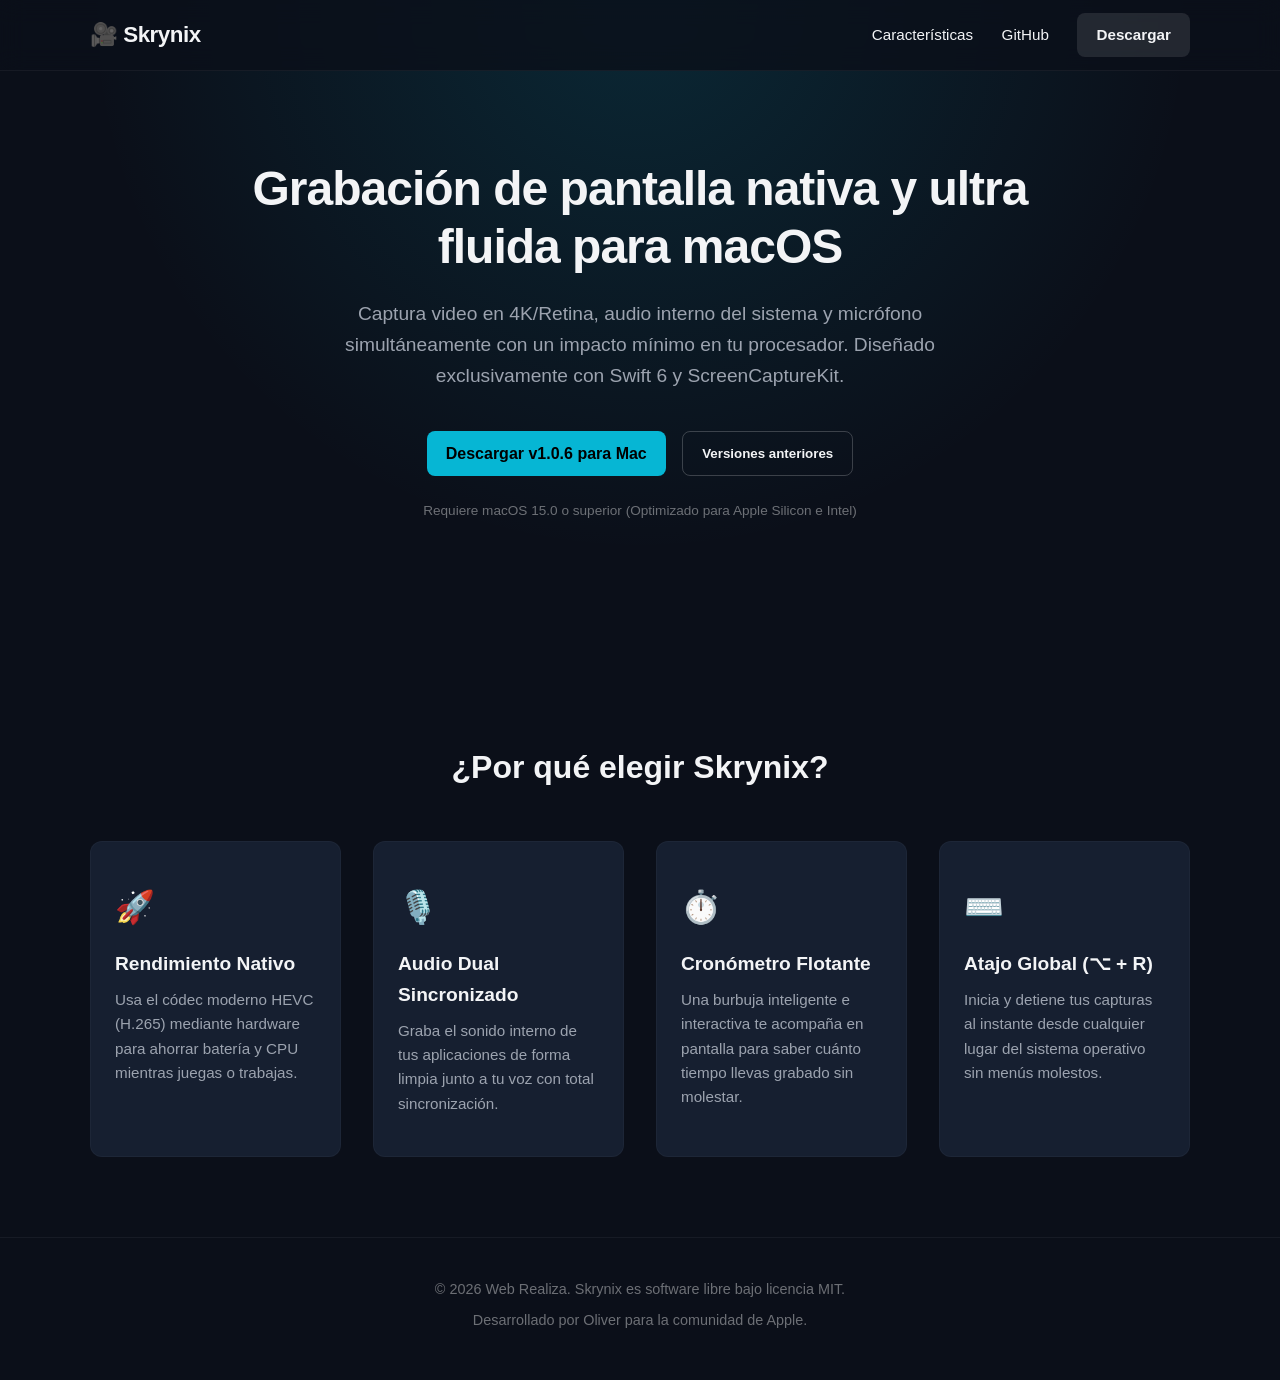
<file: index.html>
<!DOCTYPE html>
<html lang="es">
<head>
    <meta charset="UTF-8">
    <meta name="viewport" content="width=device-width, initial-scale=1.0">
    <title>Skrynix - Studio Edition for macOS</title>
    <link rel="shortcut icon" href="/favicon.ico" type="image/x-icon">
    <link rel="icon" type="image/png" sizes="16x16" href="/favicon-16x16.png">
    <link rel="icon" type="image/png" sizes="32x32" href="/favicon-32x32.png">
    <link rel="apple-touch-icon" sizes="180x180" href="/apple-touch-icon.png">
    <link rel="manifest" href="/site.webmanifest">
    <link rel="stylesheet" href="style.css">
</head>
<body>

    <header>
        <div class="container navbar">
            <div class="logo">
                <span class="logo-icon">🎥</span> Skrynix
            </div>
            <nav>
                <a href="#features">Características</a>
                <a href="https://github.com/weblocalstudio/Skrynix" target="_blank">GitHub</a>
                <a href="https://github.com/weblocalstudio/Skrynix/releases" class="btn-secondary">Descargar</a>
            </nav>
        </div>
    </header>

    <section class="hero">
        <div class="container hero-content">
            <h1>Grabación de pantalla nativa y ultra fluida para macOS</h1>
            <p>Captura video en 4K/Retina, audio interno del sistema y micrófono simultáneamente con un impacto mínimo en tu procesador. Diseñado exclusivamente con Swift 6 y ScreenCaptureKit.</p>
            
            <div class="hero-buttons">
                <a id="btn-main-download" href="https://github.com/weblocalstudio/Skrynix/releases/" class="btn-primary">Cargando última versión...</a>
                <button id="btn-toggle-history" class="btn-outline" onclick="toggleHistory()">Versiones anteriores</button>
            </div>
            <p class="system-req">Requiere macOS 15.0 o superior (Optimizado para Apple Silicon e Intel)</p>

            <div id="history-box" class="history-section">
                <h3 class="history-title">Historial de Versiones</h3>
                <div id="history-content">
                    <p style="color: var(--text-muted); font-size: 0.9rem;">Cargando historial...</p>
                </div>
            </div>
        </div>
    </section>

    <section id="features" class="features">
        <div class="container">
            <h2>¿Por qué elegir Skrynix?</h2>
            <div class="features-grid">
                <div class="feature-card">
                    <div class="feature-icon">🚀</div>
                    <h3>Rendimiento Nativo</h3>
                    <p>Usa el códec moderno HEVC (H.265) mediante hardware para ahorrar batería y CPU mientras juegas o trabajas.</p>
                </div>
                <div class="feature-card">
                    <div class="feature-icon">🎙️</div>
                    <h3>Audio Dual Sincronizado</h3>
                    <p>Graba el sonido interno de tus aplicaciones de forma limpia junto a tu voz con total sincronización.</p>
                </div>
                <div class="feature-card">
                    <div class="feature-icon">⏱️</div>
                    <h3>Cronómetro Flotante</h3>
                    <p>Una burbuja inteligente e interactiva te acompaña en pantalla para saber cuánto tiempo llevas grabado sin molestar.</p>
                </div>
                <div class="feature-card">
                    <div class="feature-icon">⌨️</div>
                    <h3>Atajo Global (⌥ + R)</h3>
                    <p>Inicia y detiene tus capturas al instante desde cualquier lugar del sistema operativo sin menús molestos.</p>
                </div>
            </div>
        </div>
    </section>

    <footer>
        <div class="container footer-content">
            <p>&copy; 2026 Web Realiza. Skrynix es software libre bajo licencia MIT.</p>
            <p>Desarrollado por Oliver para la comunidad de Apple.</p>
        </div>
    </footer>

    <script>
        const jsonUrl = "novedades.json";

        document.addEventListener("DOMContentLoaded", () => {
            fetch(jsonUrl)
                .then(response => response.json())
                .then(data => {
                    if (data && data.length > 0) {
                        // 1. Configurar botón principal (v1.0.3)
                        const ultimaVersion = data[0];
                        const btnDownload = document.getElementById("btn-main-download");
                        btnDownload.href = ultimaVersion.url_descarga;
                        btnDownload.innerText = `Descargar v${ultimaVersion.version} para Mac`;

                        // 2. Construir el contenedor secundario con el resto de versiones
                        const historyContent = document.getElementById("history-content");
                        const versionesAnteriores = data.slice(1);

                        if (versionesAnteriores.length === 0) {
                            historyContent.innerHTML = "<p style='color: var(--text-muted); font-size: 0.9rem;'>No hay versiones anteriores disponibles.</p>";
                            return;
                        }

                        let htmlAcumulado = "";
                        versionesAnteriores.forEach(v => {
                            // Validar que existan novedades y procesarlas limpiamente
                            let novedadesHtml = "";
                            if (v.novedades && Array.isArray(v.novedades)) {
                                novedadesHtml = v.novedades.map(item => `<li>• ${item}</li>`).join("");
                            }

                            htmlAcumulado += `
                                <div class="version-item">
                                    <div class="version-header">
                                        <span class="version-badge">v${v.version}</span>
                                        <span class="version-date">${v.fecha}</span>
                                    </div>
                                    <ul class="version-list">
                                        ${novedadesHtml}
                                    </ul>
                                    <a href="${v.url_descarga}" class="btn-secondary" style="font-size: 0.8rem; padding: 0.4rem 0.8rem;">Descargar .DMG</a>
                                </div>
                            `;
                        });
                        historyContent.innerHTML = htmlAcumulado;
                    }
                })
                .catch(err => {
                    console.error("Error cargando el JSON de novedades:", err);
                    document.getElementById("btn-main-download").innerText = "Descargar para Mac";
                    document.getElementById("history-content").innerHTML = "<p style='color: var(--text-muted); font-size: 0.9rem;'>No se pudo cargar el historial en este momento.</p>";
                });
        });

        function toggleHistory() {
            const box = document.getElementById("history-box");
            if (box.style.display === "block") {
                box.style.display = "none";
            } else {
                box.style.display = "block";
                setTimeout(() => box.scrollIntoView({ behavior: 'smooth', block: 'nearest' }), 50);
            }
        }
    </script>
</body>
</html>
</file>
<file: style.css>
/* Variables de diseño */
:root {
    --bg-color: #0b0f19;
    --card-bg: #161f30;
    --text-main: #f3f4f6;
    --text-muted: #9ca3af;
    --accent: #06b6d4; /* Cian Skrynix */
    --accent-hover: #0891b2;
    --font-stack: -apple-system, BlinkMacSystemFont, "Segoe UI", Roboto, Helvetica, Arial, sans-serif;
}

/* Reset básico */
* {
    margin: 0;
    padding: 0;
    box-sizing: border-box;
}

html {
    scroll-behavior: smooth;
}

body {
    background-color: var(--bg-color);
    color: var(--text-main);
    font-family: var(--font-stack);
    line-height: 1.6;
    overflow-x: hidden;
}

.container {
    width: 90%;
    max-width: 1100px;
    margin: 0 auto;
}

/* Navbar / Header */
header {
    background-color: rgba(11, 15, 25, 0.8);
    backdrop-filter: blur(12px);
    -webkit-backdrop-filter: blur(12px);
    position: fixed;
    top: 0;
    left: 0;
    width: 100%;
    z-index: 1000;
    border-bottom: 1px solid rgba(255, 255, 255, 0.05);
}

.navbar {
    display: flex;
    justify-content: space-between;
    align-items: center;
    height: 70px;
}

.logo {
    font-size: 1.4rem;
    font-weight: 700;
    letter-spacing: -0.5px;
}

nav a {
    color: var(--text-main);
    text-decoration: none;
    margin-left: 1.5rem;
    font-size: 0.95rem;
    transition: color 0.2s;
}

nav a:hover {
    color: var(--accent);
}

/* Botones */
.btn-primary, .btn-secondary, .btn-outline {
    display: inline-block;
    padding: 0.6rem 1.2rem;
    border-radius: 8px;
    font-weight: 600;
    text-decoration: none;
    transition: all 0.2s ease;
    cursor: pointer;
}

.btn-primary {
    background-color: var(--accent);
    color: #000;
    border: none;
}

.btn-primary:hover {
    background-color: var(--accent-hover);
    transform: translateY(-1px);
}

.btn-secondary {
    background-color: rgba(255, 255, 255, 0.1);
    color: var(--text-main) !important;
}

.btn-secondary:hover {
    background-color: rgba(255, 255, 255, 0.2);
}

.btn-outline {
    background: transparent;
    border: 1px solid rgba(255, 255, 255, 0.2);
    color: var(--text-main);
}

.btn-outline:hover {
    background-color: rgba(255, 255, 255, 0.05);
    border-color: var(--accent);
}

/* Sección Hero */
.hero {
    padding: 160px 0 100px 0;
    text-align: center;
    background: radial-gradient(circle at top, rgba(6, 182, 212, 0.15) 0%, transparent 60%);
}

.hero-content h1 {
    font-size: 3rem;
    font-weight: 800;
    line-height: 1.2;
    letter-spacing: -1px;
    max-width: 800px;
    margin: 0 auto 1.5rem auto;
}

.hero-content p {
    font-size: 1.2rem;
    color: var(--text-muted);
    max-width: 650px;
    margin: 0 auto 2.5rem auto;
}

.hero-buttons {
    display: flex;
    justify-content: center;
    gap: 1rem;
    margin-bottom: 1.5rem;
}

.system-req {
    font-size: 0.85rem !important;
    color: rgba(255, 255, 255, 0.4) !important;
}

/* Contenedor de Historial */
.history-section {
    display: none;
    max-width: 600px;
    margin: 3rem auto 0 auto;
    text-align: left;
    background-color: var(--card-bg);
    padding: 2rem;
    border-radius: 12px;
    border: 1px solid rgba(255, 255, 255, 0.05);
}

.history-title {
    font-size: 1.4rem;
    font-weight: 700;
    margin-bottom: 1.5rem;
    border-bottom: 1px solid rgba(255, 255, 255, 0.1);
    padding-bottom: 0.5rem;
}

.version-item {
    margin-bottom: 1.5rem;
    padding-bottom: 1.5rem;
    border-bottom: 1px dashed rgba(255, 255, 255, 0.1);
}

.version-item:last-child {
    border-bottom: none;
    margin-bottom: 0;
    padding-bottom: 0;
}

.version-header {
    display: flex;
    justify-content: space-between;
    align-items: center;
    margin-bottom: 0.5rem;
}

.version-badge {
    background-color: rgba(6, 182, 212, 0.1);
    color: var(--accent);
    padding: 0.2rem 0.6rem;
    border-radius: 6px;
    font-weight: 600;
    font-size: 0.85rem;
}

.version-date {
    font-size: 0.85rem;
    color: var(--text-muted);
}

.version-list {
    list-style: none;
    margin-left: 0.5rem;
    margin-bottom: 1rem;
}

.version-list li {
    font-size: 0.9rem;
    color: var(--text-muted);
    margin-bottom: 0.25rem;
}

/* Características (Grid) */
.features {
    padding: 80px 0;
}

.features h2 {
    text-align: center;
    font-size: 2rem;
    margin-bottom: 3rem;
    font-weight: 700;
}

.features-grid {
    display: grid;
    grid-template-columns: repeat(auto-fit, minmax(240px, 1fr));
    gap: 2rem;
}

.feature-card {
    background-color: var(--card-bg);
    padding: 2.5rem 1.5rem;
    border-radius: 12px;
    border: 1px solid rgba(255, 255, 255, 0.03);
    transition: transform 0.2s, border-color 0.2s;
}

.feature-card:hover {
    transform: translateY(-4px);
    border-color: rgba(6, 182, 212, 0.3);
}

.feature-icon {
    font-size: 2rem;
    margin-bottom: 1rem;
}

.feature-card h3 {
    font-size: 1.2rem;
    margin-bottom: 0.5rem;
    font-weight: 600;
}

.feature-card p {
    color: var(--text-muted);
    font-size: 0.95rem;
}

/* Footer */
footer {
    padding: 40px 0;
    border-top: 1px solid rgba(255, 255, 255, 0.05);
    text-align: center;
    color: rgba(255, 255, 255, 0.4);
    font-size: 0.9rem;
}

footer p {
    margin-bottom: 0.5rem;
}

/* Responsive */
@media (max-width: 768px) {
    .hero-content h1 { font-size: 2.2rem; }
    .hero-buttons { flex-direction: column; align-items: center; }
    .btn-primary, .btn-outline { width: 100%; max-width: 300px; }
    nav a { display: none; }
    nav a.btn-secondary { display: inline-block; margin: 0; }
}
</file>
